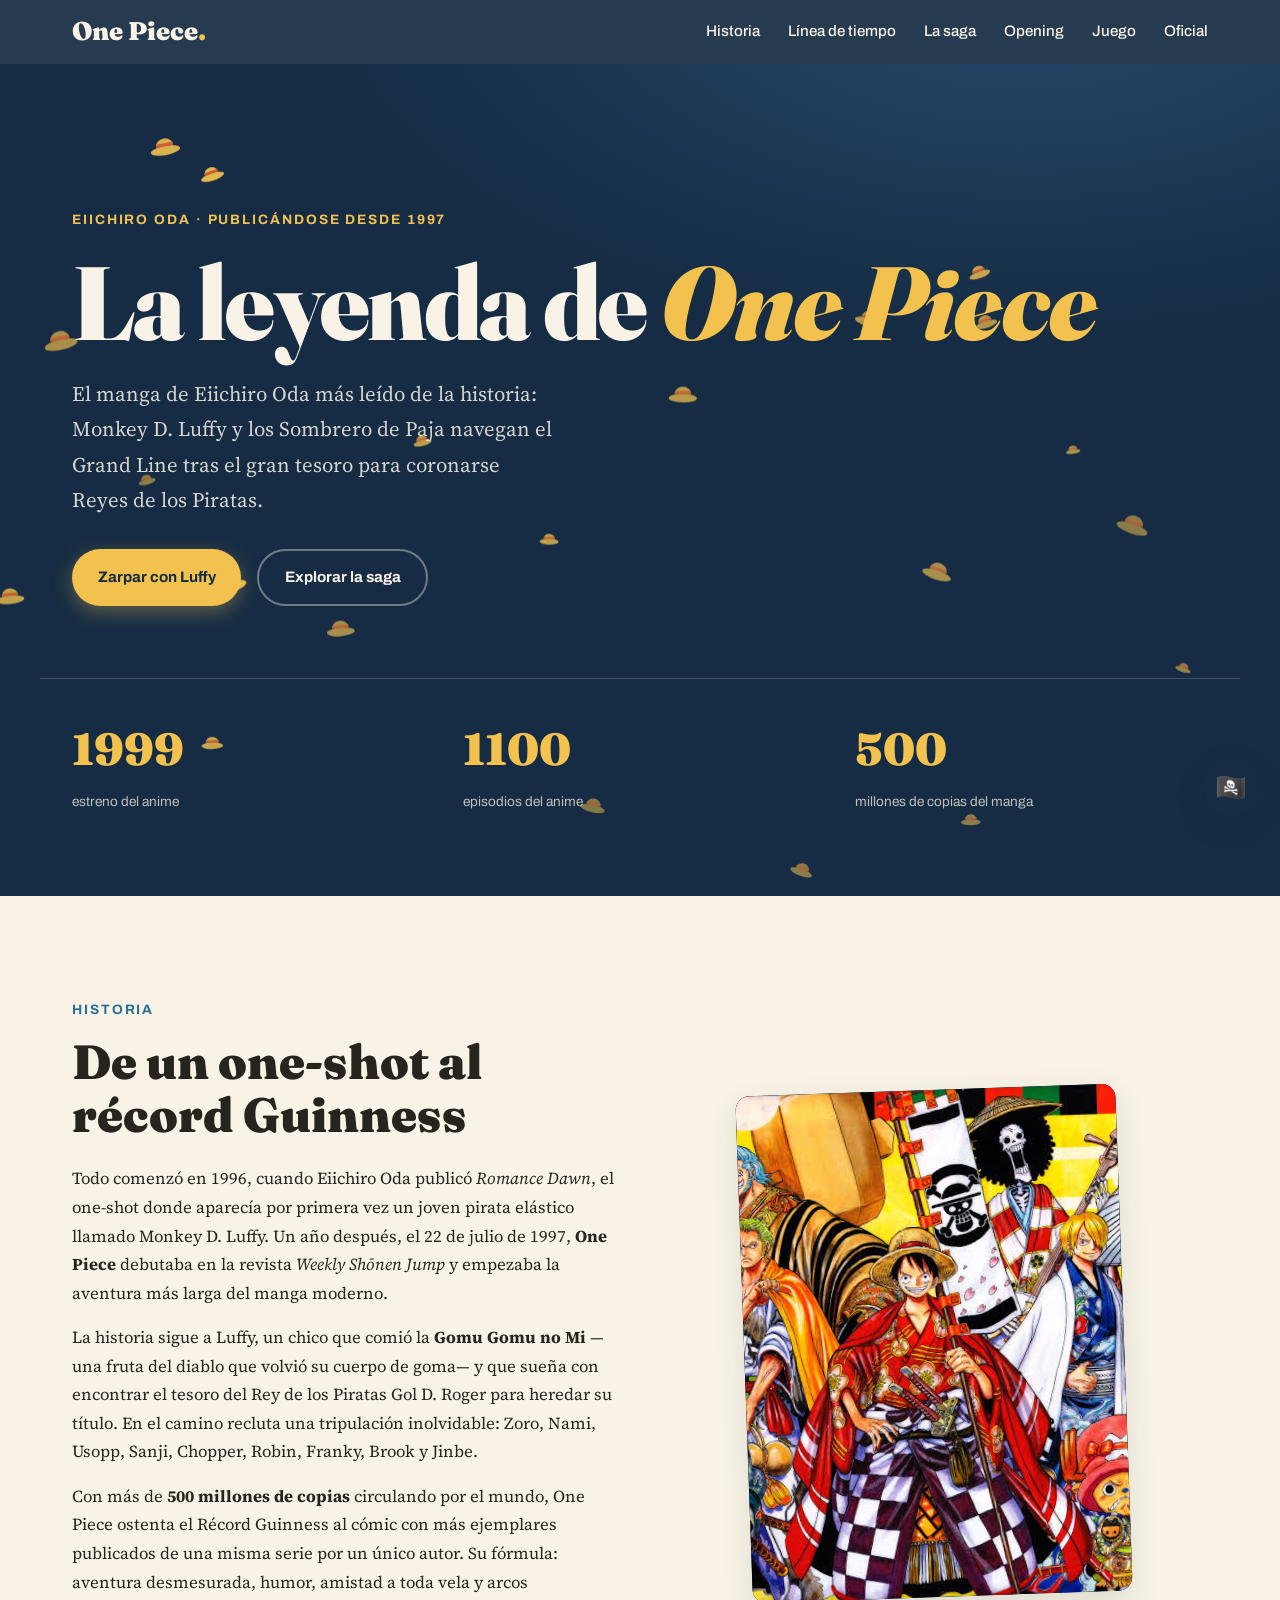
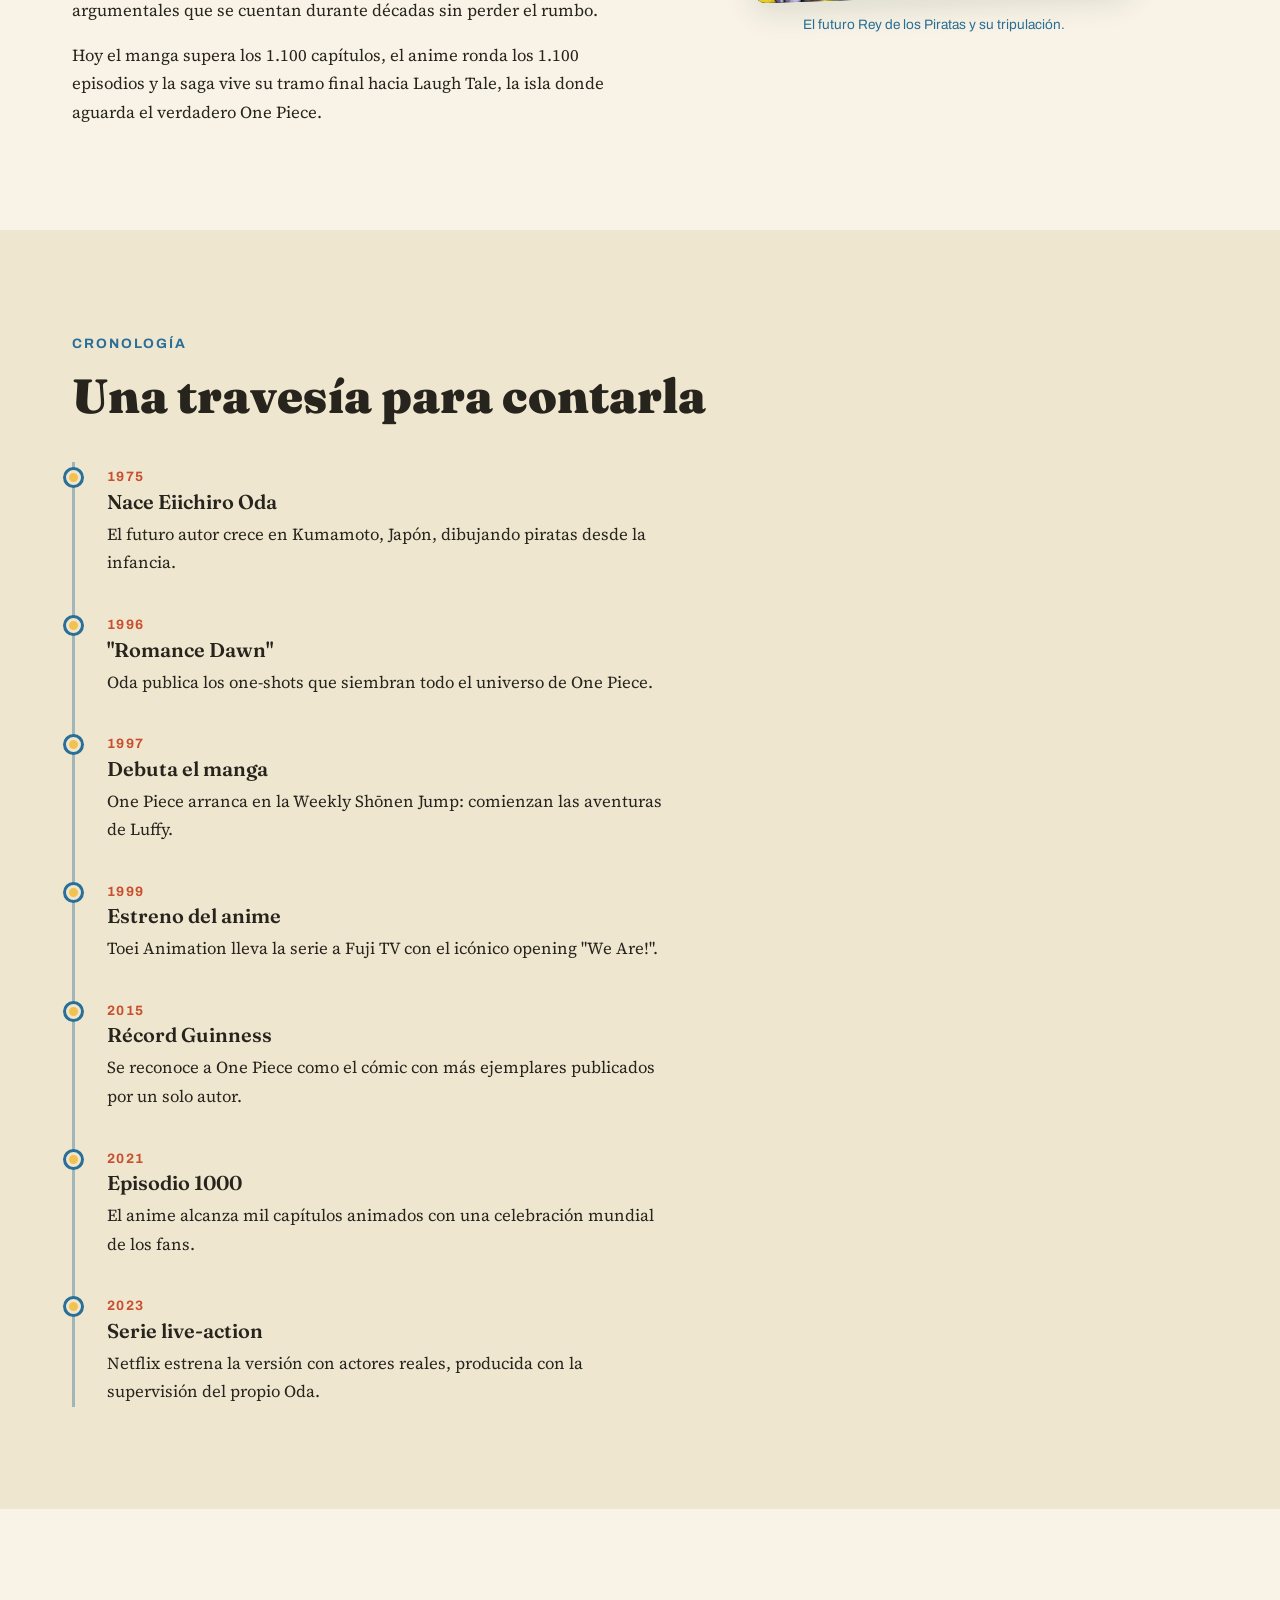
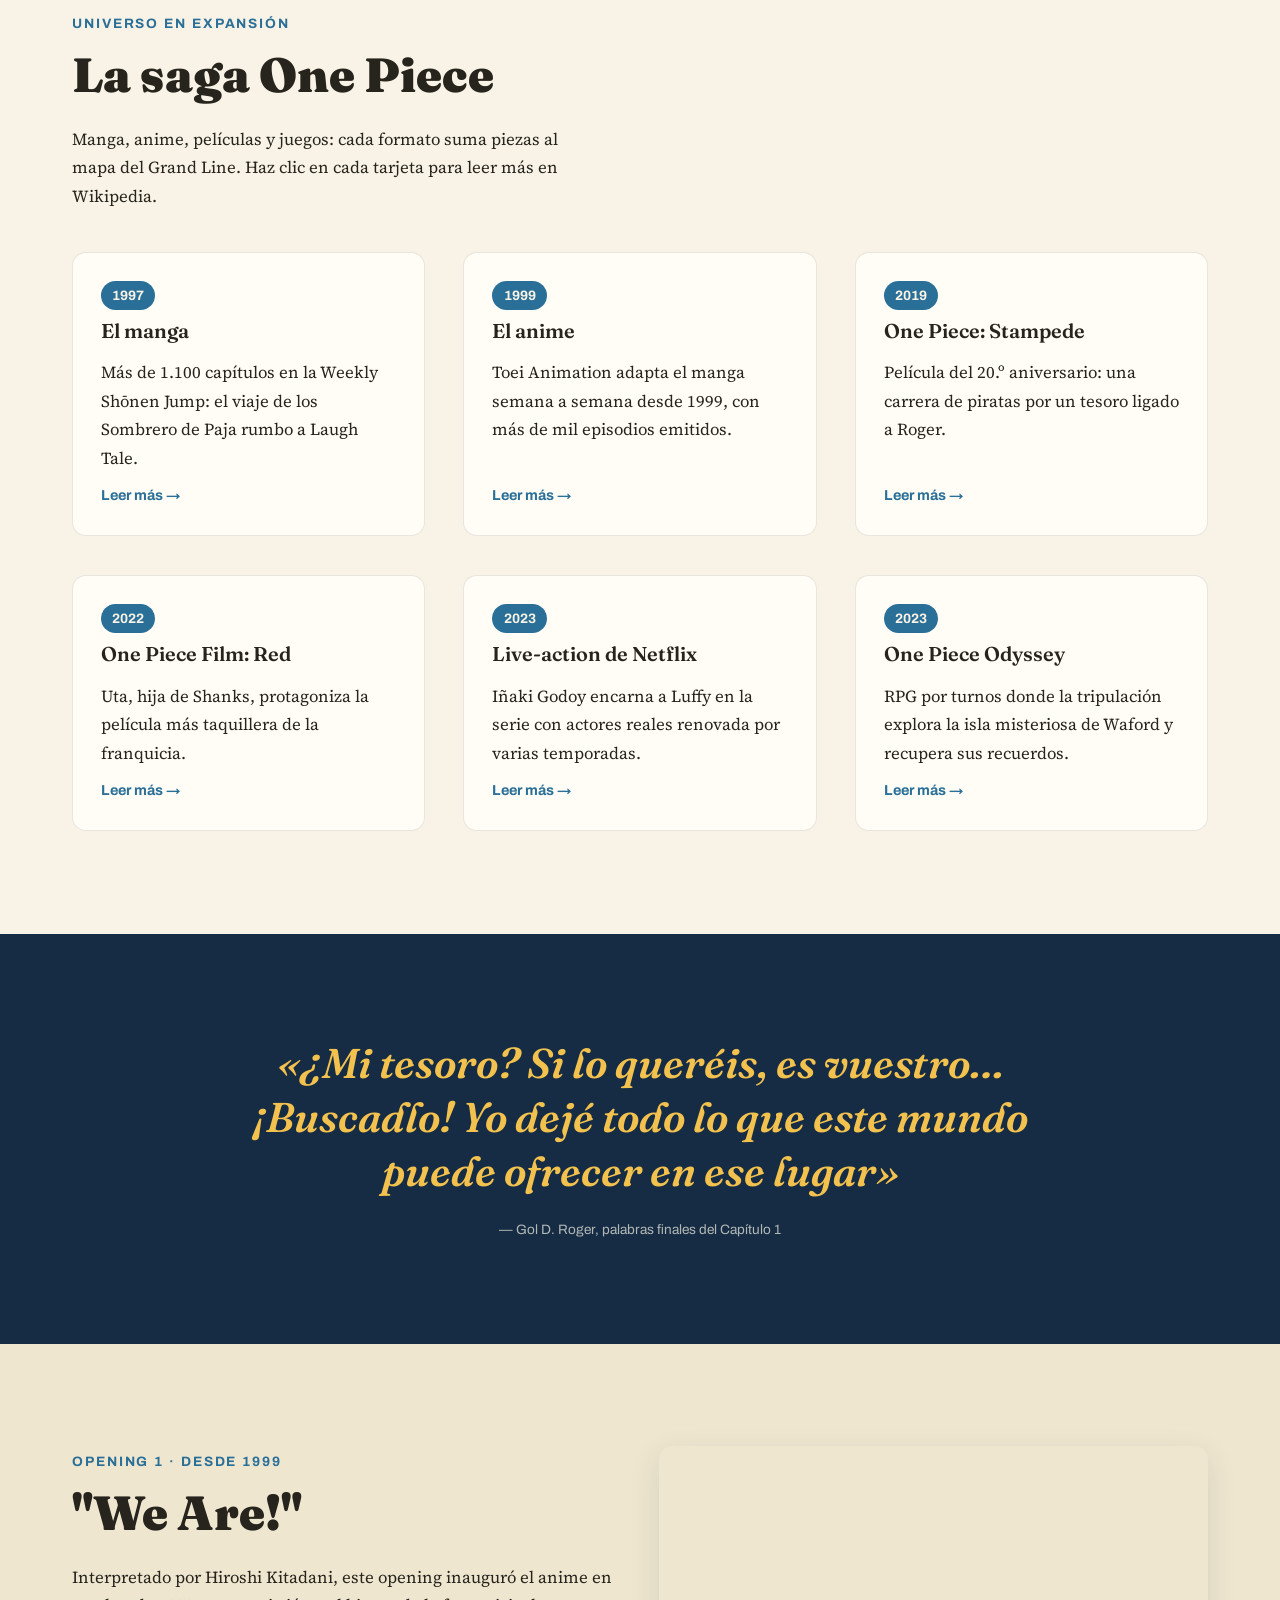
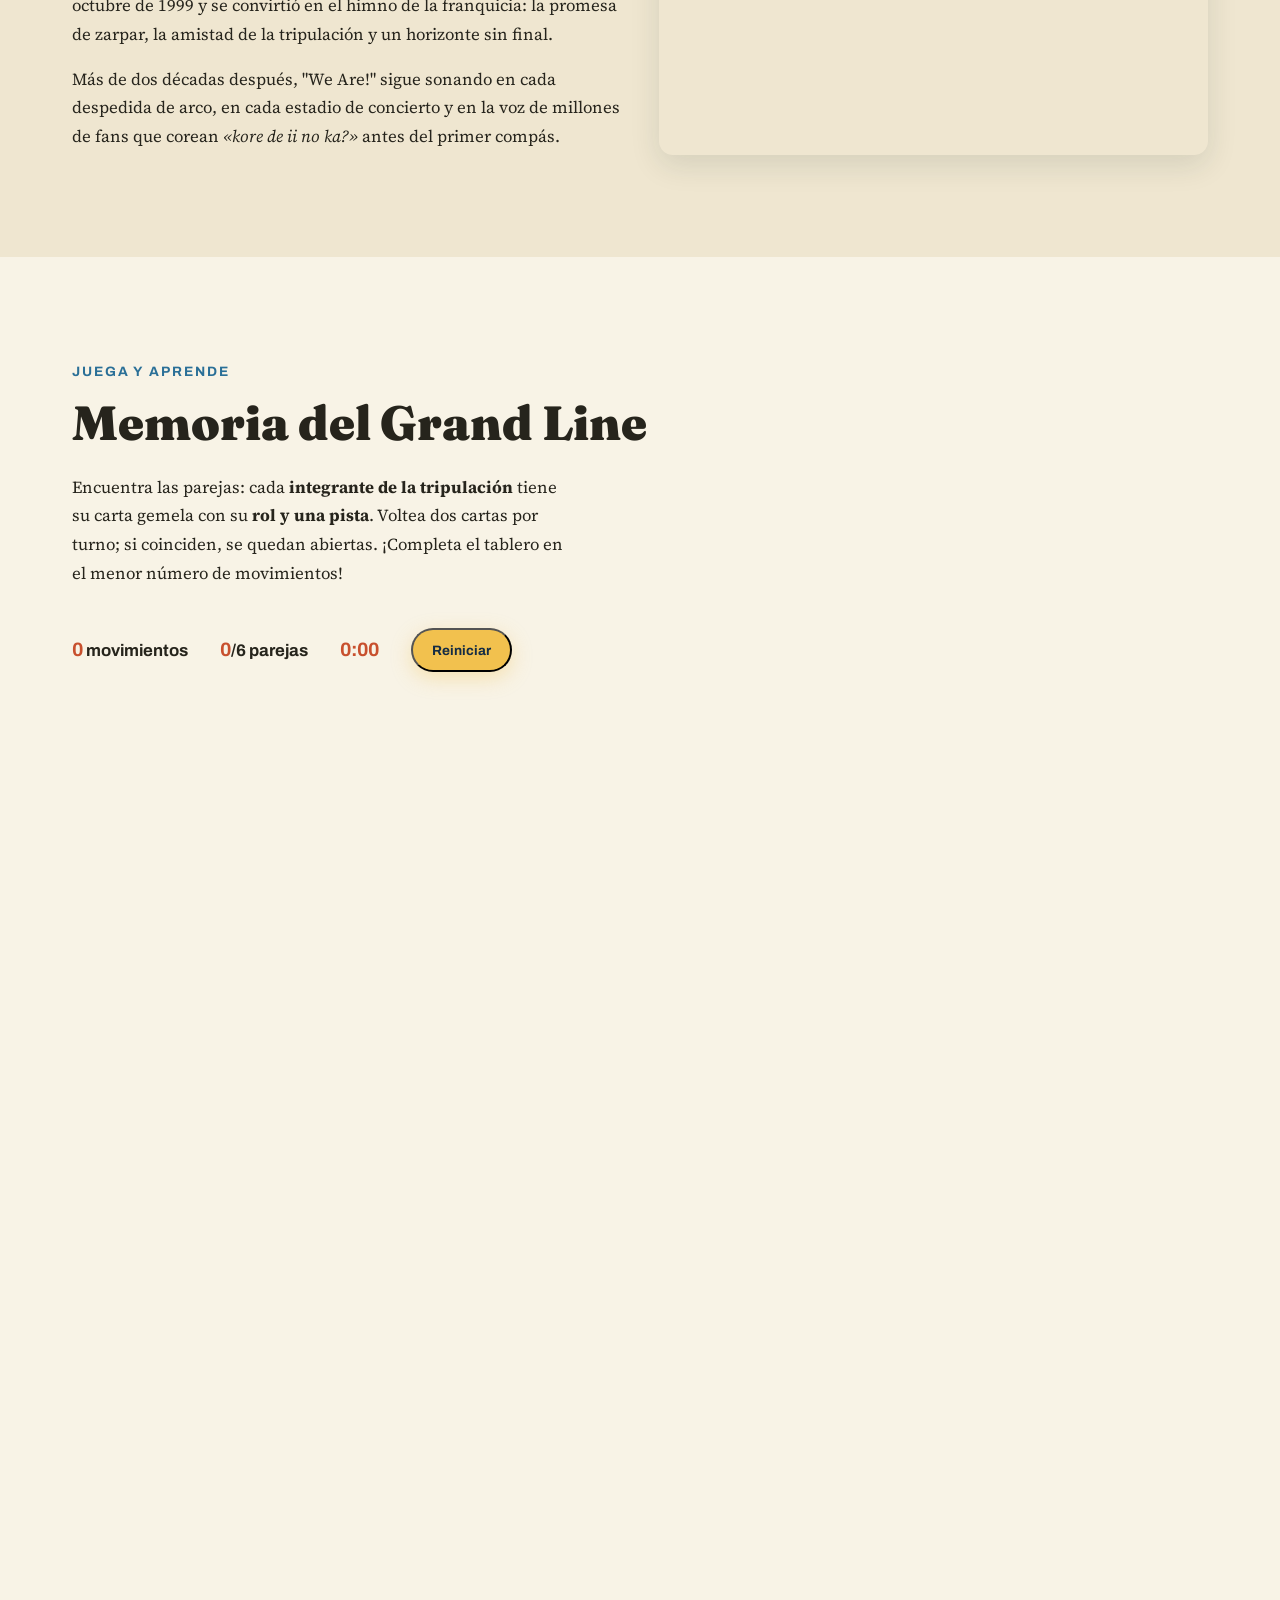
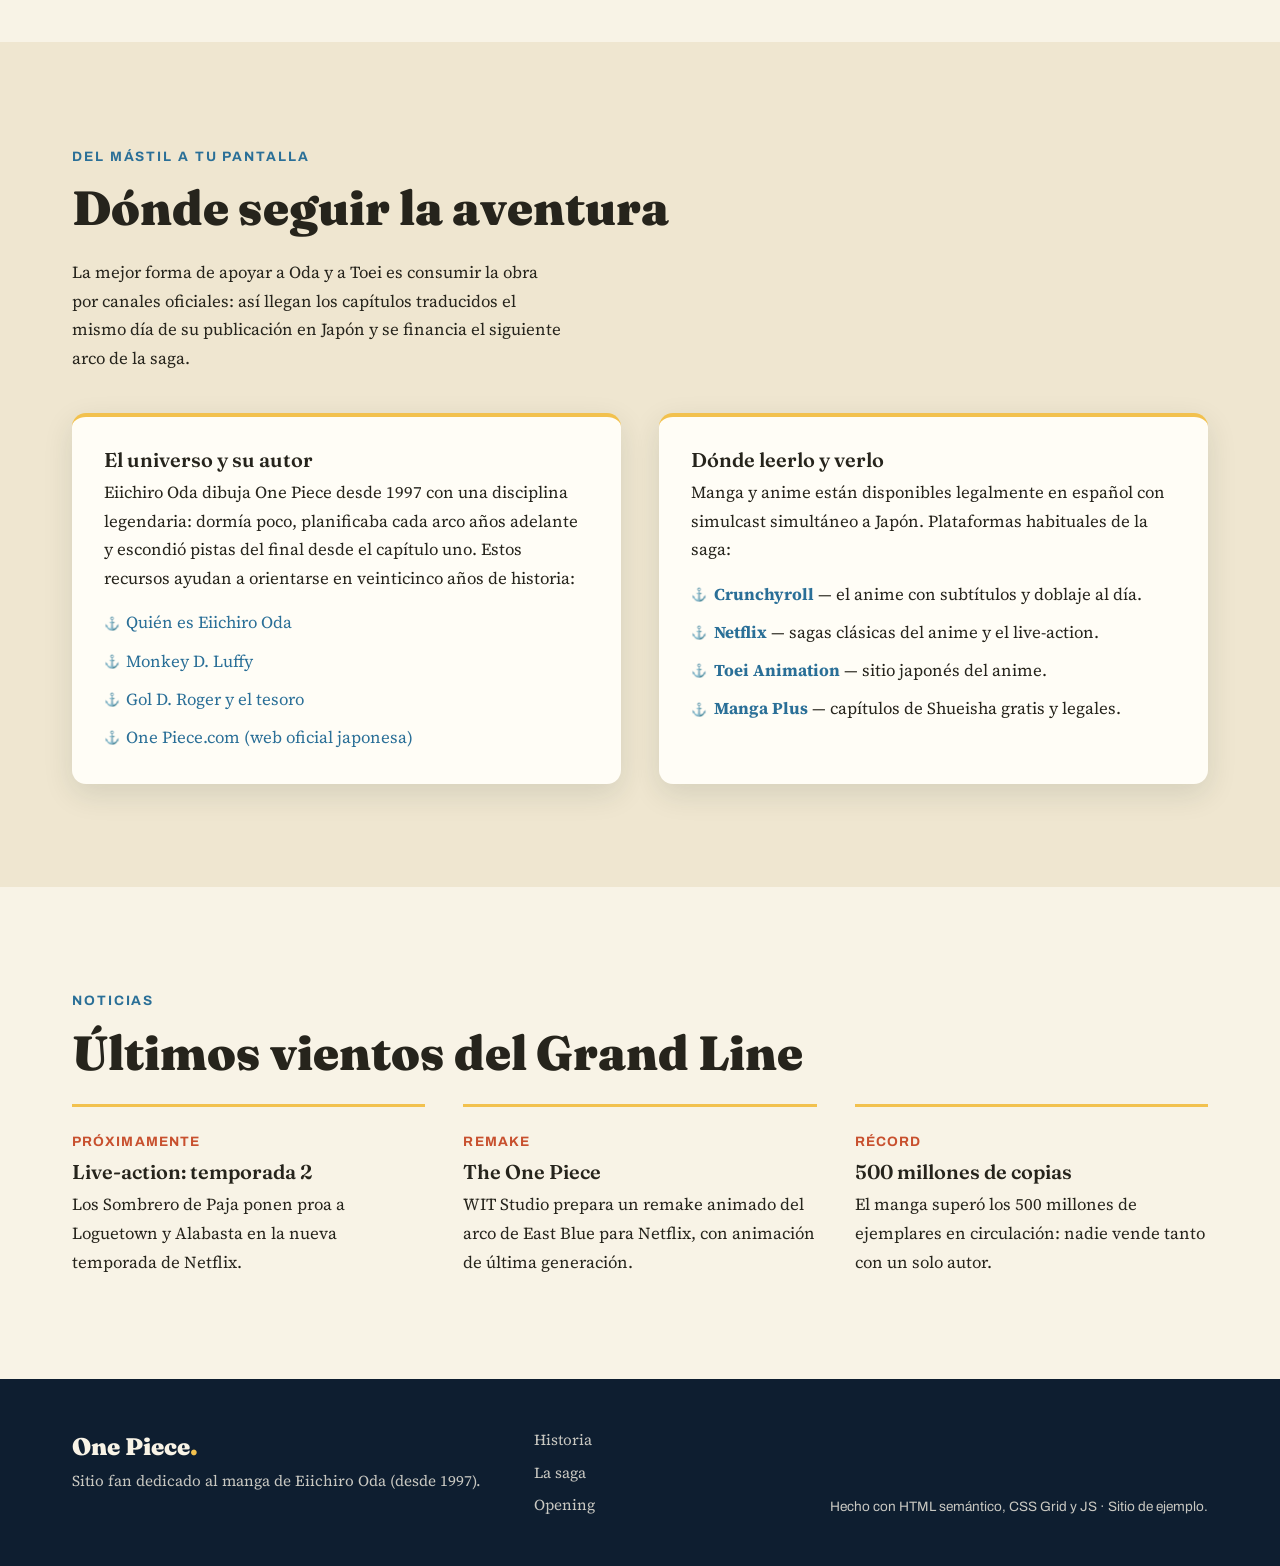
<file: index.html>
<!DOCTYPE html>
<html lang="es">
<head>
  <meta charset="UTF-8">
  <meta name="viewport" content="width=device-width, initial-scale=1.0">
  <meta name="description" content="La leyenda de One Piece: historia, línea de tiempo, la saga, el opening We Are!, juego de memoria y fuentes oficiales del manga de Eiichiro Oda.">
  <title>La leyenda de One Piece · El gran tesoro</title>

  <!-- Tipografías -->
  <link rel="preconnect" href="https://fonts.googleapis.com">
  <link rel="preconnect" href="https://fonts.gstatic.com" crossorigin>
  <link href="https://fonts.googleapis.com/css2?family=Fraunces:opsz,wght@9..144,400;9..144,600;9..144,900&family=Source+Serif+4:ital,opsz,wght@0,8..60,400;0,8..60,600;1,8..60,400&family=Archivo:wght@500;700&display=swap" rel="stylesheet">

  <link href="css/responsive.css" rel="stylesheet" type="text/css">
</head>

<body>

<!-- ============ NAVEGACIÓN ============ -->
<header class="site-header" id="inicio">
  <nav class="nav container" aria-label="Navegación principal">
    <a class="nav-brand" href="#inicio">One Piece<span class="nav-dot">.</span></a>

    <button class="nav-toggle" id="navToggle" aria-label="Abrir menú" aria-expanded="false">
      <span></span><span></span><span></span>
    </button>

    <ul class="nav-links" id="navLinks">
      <li><a href="#biografia">Historia</a></li>
      <li><a href="#linea-tiempo">Línea de tiempo</a></li>
      <li><a href="#obras">La saga</a></li>
      <li><a href="#video">Opening</a></li>
      <li><a href="#juego">Juego</a></li>
      <li><a href="#oficial">Oficial</a></li>
    </ul>
  </nav>
</header>

<!-- ============ HERO con sombreros de paja flotando ============ -->
<section class="hero">
  <canvas id="butterflies" aria-hidden="true"></canvas>

  <div class="hero-content container">
    <p class="eyebrow reveal">Eiichiro Oda · Publicándose desde 1997</p>
    <h1 class="hero-title reveal">La leyenda de <em>One Piece</em></h1>
    <p class="hero-sub reveal">
      El manga de Eiichiro Oda más leído de la historia: Monkey D. Luffy y los Sombrero
      de Paja navegan el Grand Line tras el gran tesoro para coronarse Reyes de los Piratas.
    </p>
    <div class="hero-actions reveal">
      <a class="btn btn-primary" href="#biografia">Zarpar con Luffy</a>
      <a class="btn btn-ghost" href="#obras"> Explorar la saga</a>
    </div>
  </div>

  <div class="hero-stats container">
    <div class="stat reveal"><span class="stat-num" data-count="1999">0</span><span class="stat-label">estreno del anime</span></div>
    <div class="stat reveal"><span class="stat-num" data-count="1100">0</span><span class="stat-label">episodios del anime</span></div>
    <div class="stat reveal"><span class="stat-num" data-count="500">0</span><span class="stat-label">millones de copias del manga</span></div>
  </div>
</section>

<main>

  <!-- ============ HISTORIA ============ -->
  <section class="section" id="biografia">
    <div class="container grid grid-2">

      <article class="bio-text reveal">
        <p class="eyebrow">Historia</p>
        <h2>De un one-shot al récord Guinness</h2>
        <p>
          Todo comenzó en 1996, cuando Eiichiro Oda publicó <em>Romance Dawn</em>, el one-shot
          donde aparecía por primera vez un joven pirata elástico llamado Monkey D. Luffy.
          Un año después, el 22 de julio de 1997, <strong>One Piece</strong> debutaba en la revista
          <em>Weekly Shōnen Jump</em> y empezaba la aventura más larga del manga moderno.
        </p>
        <p>
          La historia sigue a Luffy, un chico que comió la <strong>Gomu Gomu no Mi</strong> —una
          fruta del diablo que volvió su cuerpo de goma— y que sueña con encontrar el tesoro
          del Rey de los Piratas Gol D. Roger para heredar su título. En el camino recluta una
          tripulación inolvidable: Zoro, Nami, Usopp, Sanji, Chopper, Robin, Franky, Brook y Jinbe.
        </p>
        <p>
          Con más de <strong>500 millones de copias</strong> circulando por el mundo, One Piece
          ostenta el Récord Guinness al cómic con más ejemplares publicados de una misma serie
          por un único autor. Su fórmula: aventura desmesurada, humor, amistad a toda vela y
          arcos argumentales que se cuentan durante décadas sin perder el rumbo.
        </p>
        <p>
          Hoy el manga supera los 1.100 capítulos, el anime ronda los 1.100 episodios y la saga
          vive su tramo final hacia Laugh Tale, la isla donde aguarda el verdadero One Piece.
        </p>
      </article>

      <figure class="bio-figure reveal">
        <div class="bio-frame">
          <img src="img/one.jfif" alt="Ilustración de Monkey D. Luffy" width="600" height="800"
               loading="lazy" decoding="async"
               onerror="this.closest('.bio-frame').classList.add('no-photo'); this.remove();">
          <div class="bio-fallback" aria-hidden="true">
            <span class="bio-initials">OP</span>
          </div>
        </div>
        <figcaption>El futuro Rey de los Piratas y su tripulación.</figcaption>
      </figure>

    </div>
  </section>

  <!-- ============ LÍNEA DE TIEMPO ============ -->
  <section class="section section-alt" id="linea-tiempo">
    <div class="container">
      <p class="eyebrow reveal">Cronología</p>
      <h2 class="reveal">Una travesía para contarla</h2>

      <ol class="timeline">
        <li class="timeline-item reveal">
          <span class="timeline-year">1975</span>
          <h3>Nace Eiichiro Oda</h3>
          <p>El futuro autor crece en Kumamoto, Japón, dibujando piratas desde la infancia.</p>
        </li>
        <li class="timeline-item reveal">
          <span class="timeline-year">1996</span>
          <h3>"Romance Dawn"</h3>
          <p>Oda publica los one-shots que siembran todo el universo de One Piece.</p>
        </li>
        <li class="timeline-item reveal">
          <span class="timeline-year">1997</span>
          <h3>Debuta el manga</h3>
          <p>One Piece arranca en la Weekly Shōnen Jump: comienzan las aventuras de Luffy.</p>
        </li>
        <li class="timeline-item reveal">
          <span class="timeline-year">1999</span>
          <h3>Estreno del anime</h3>
          <p>Toei Animation lleva la serie a Fuji TV con el icónico opening "We Are!".</p>
        </li>
        <li class="timeline-item reveal">
          <span class="timeline-year">2015</span>
          <h3>Récord Guinness</h3>
          <p>Se reconoce a One Piece como el cómic con más ejemplares publicados por un solo autor.</p>
        </li>
        <li class="timeline-item reveal">
          <span class="timeline-year">2021</span>
          <h3>Episodio 1000</h3>
          <p>El anime alcanza mil capítulos animados con una celebración mundial de los fans.</p>
        </li>
        <li class="timeline-item reveal">
          <span class="timeline-year">2023</span>
          <h3>Serie live-action</h3>
          <p>Netflix estrena la versión con actores reales, producida con la supervisión del propio Oda.</p>
        </li>
      </ol>
    </div>
  </section>

  <!-- ============ LA SAGA ============ -->
  <section class="section" id="obras">
    <div class="container">
      <p class="eyebrow reveal">Universo en expansión</p>
      <h2 class="reveal">La saga One Piece</h2>
      <p class="section-intro reveal">Manga, anime, películas y juegos: cada formato suma piezas al mapa del Grand Line. Haz clic en cada tarjeta para leer más en Wikipedia.</p>

      <div class="grid cards-grid">

        <article class="card reveal">
          <span class="card-year">1997</span>
          <h3>El manga</h3>
          <p>Más de 1.100 capítulos en la Weekly Shōnen Jump: el viaje de los Sombrero de Paja rumbo a Laugh Tale.</p>
          <a class="card-link" href="https://es.wikipedia.org/wiki/One_Piece" target="_blank" rel="noopener">Leer más →</a>
        </article>

        <article class="card reveal">
          <span class="card-year">1999</span>
          <h3>El anime</h3>
          <p>Toei Animation adapta el manga semana a semana desde 1999, con más de mil episodios emitidos.</p>
          <a class="card-link" href="https://es.wikipedia.org/wiki/One_Piece_(anime)" target="_blank" rel="noopener">Leer más →</a>
        </article>

        <article class="card reveal">
          <span class="card-year">2019</span>
          <h3>One Piece: Stampede</h3>
          <p>Película del 20.º aniversario: una carrera de piratas por un tesoro ligado a Roger.</p>
          <a class="card-link" href="https://es.wikipedia.org/wiki/One_Piece_Stampede" target="_blank" rel="noopener">Leer más →</a>
        </article>

        <article class="card reveal">
          <span class="card-year">2022</span>
          <h3>One Piece Film: Red</h3>
          <p>Uta, hija de Shanks, protagoniza la película más taquillera de la franquicia.</p>
          <a class="card-link" href="https://es.wikipedia.org/wiki/One_Piece_Film:_Red" target="_blank" rel="noopener">Leer más →</a>
        </article>

        <article class="card reveal">
          <span class="card-year">2023</span>
          <h3>Live-action de Netflix</h3>
          <p>Iñaki Godoy encarna a Luffy en la serie con actores reales renovada por varias temporadas.</p>
          <a class="card-link" href="https://es.wikipedia.org/wiki/One_Piece_(serie_de_televisi%C3%B3n)" target="_blank" rel="noopener">Leer más →</a>
        </article>

        <article class="card reveal">
          <span class="card-year">2023</span>
          <h3>One Piece Odyssey</h3>
          <p>RPG por turnos donde la tripulación explora la isla misteriosa de Waford y recupera sus recuerdos.</p>
          <a class="card-link" href="https://es.wikipedia.org/wiki/One_Piece_Odyssey" target="_blank" rel="noopener">Leer más →</a>
        </article>

      </div>
    </div>
  </section>

  <!-- ============ CITA ============ -->
  <section class="section quote-band">
    <div class="container">
      <blockquote class="big-quote reveal">
        <p>«¿Mi tesoro? Si lo queréis, es vuestro… ¡Buscadlo! Yo dejé todo lo que este mundo puede ofrecer en ese lugar»</p>
        <cite>— Gol D. Roger, palabras finales del Capítulo 1</cite>
      </blockquote>
    </div>
  </section>

  <!-- ============ VIDEO ============ -->
  <section class="section section-alt" id="video">
    <div class="container grid grid-2">
      <div class="video-text reveal">
        <p class="eyebrow">Opening 1 · Desde 1999</p>
        <h2>"We Are!"</h2>
        <p>
          Interpretado por Hiroshi Kitadani, este opening inauguró el anime en octubre de 1999
          y se convirtió en el himno de la franquicia: la promesa de zarpar, la amistad de la
          tripulación y un horizonte sin final.
        </p>
        <p>
          Más de dos décadas después, "We Are!" sigue sonando en cada despedida de arco,
          en cada estadio de concierto y en la voz de millones de fans que corean
          <em>«kore de ii no ka?»</em> antes del primer compás.
        </p>
      </div>

      <div class="video-wrap reveal">
        <iframe
          src="https://www.youtube.com/embed/YoeP9w5UIlg"
          title="We Are! — Opening 1 de One Piece (Hiroshi Kitadani)"
          loading="lazy"
          allow="accelerometer; autoplay; clipboard-write; encrypted-media; gyroscope; picture-in-picture"
          allowfullscreen></iframe>
      </div>
    </div>
  </section>

  <!-- ============ JUEGO: MEMORIA DEL GRAND LINE ============ -->
  <section class="section" id="juego">
    <div class="container">
      <p class="eyebrow reveal">Juega y aprende</p>
      <h2 class="reveal">Memoria del Grand Line</h2>
      <p class="section-intro reveal">
        Encuentra las parejas: cada <strong>integrante de la tripulación</strong> tiene su carta gemela
        con su <strong>rol y una pista</strong>. Voltea dos cartas por turno; si coinciden, se quedan
        abiertas. ¡Completa el tablero en el menor número de movimientos!
      </p>

      <div class="game-hud reveal">
        <div class="hud-item"><span id="gameMoves">0</span> movimientos</div>
        <div class="hud-item"><span id="gamePairs">0</span>/6 parejas</div>
        <div class="hud-item"><span id="gameTime">0:00</span></div>
        <button class="btn btn-primary btn-small" id="gameRestart">Reiniciar</button>
      </div>

      <div class="game-board reveal" id="gameBoard" aria-label="Tablero del juego de memoria"></div>

      <!-- Pantalla de victoria -->
      <div class="game-win" id="gameWin" hidden>
        <div class="game-win-card">
          <div class="win-butterflies" aria-hidden="true">
            <span>⚓</span><span>🍖</span><span>🏴‍☠️</span><span>🧭</span><span>⚓</span>
          </div>
          <h3>¡Toda la tripulación a bordo!</h3>
          <p id="gameWinText">Completaste el tablero.</p>
          <button class="btn btn-primary" id="gamePlayAgain">Jugar de nuevo</button>
        </div>
      </div>
    </div>
  </section>

  <!-- ============ FUENTES OFICIALES ============ -->
  <section class="section section-alt" id="oficial">
    <div class="container">
      <p class="eyebrow reveal">Del mástil a tu pantalla</p>
      <h2 class="reveal">Dónde seguir la aventura</h2>
      <p class="section-intro reveal">
        La mejor forma de apoyar a Oda y a Toei es consumir la obra por canales oficiales:
        así llegan los capítulos traducidos el mismo día de su publicación en Japón y se financia
        el siguiente arco de la saga.
      </p>

      <div class="grid grid-2 centro-grid">
        <article class="centro-card reveal">
          <h3>El universo y su autor</h3>
          <p>
            Eiichiro Oda dibuja One Piece desde 1997 con una disciplina legendaria: dormía poco,
            planificaba cada arco años adelante y escondió pistas del final desde el capítulo uno.
            Estos recursos ayudan a orientarse en veinticinco años de historia:
          </p>
          <ul class="centro-links">
            <li><a href="https://es.wikipedia.org/wiki/Eiichir%C5%8D_Oda" target="_blank" rel="noopener">Quién es Eiichiro Oda</a></li>
            <li><a href="https://es.wikipedia.org/wiki/Monkey_D._Luffy" target="_blank" rel="noopener">Monkey D. Luffy</a></li>
            <li><a href="https://es.wikipedia.org/wiki/Gol_D._Roger" target="_blank" rel="noopener">Gol D. Roger y el tesoro</a></li>
            <li><a href="https://one-piece.com/" target="_blank" rel="noopener">One Piece.com (web oficial japonesa)</a></li>
          </ul>
        </article>

        <article class="centro-card reveal">
          <h3>Dónde leerlo y verlo</h3>
          <p>
            Manga y anime están disponibles legalmente en español con simulcast simultáneo
            a Japón. Plataformas habituales de la saga:
          </p>
          <ul class="centro-links">
            <li><a href="https://www.crunchyroll.com/es/series/GRMG8ZQZR/one-piece" target="_blank" rel="noopener"><strong>Crunchyroll</strong></a> — el anime con subtítulos y doblaje al día.</li>
            <li><a href="https://www.netflix.com/title/80117869" target="_blank" rel="noopener"><strong>Netflix</strong></a> — sagas clásicas del anime y el live-action.</li>
            <li><a href="https://www.toei-anim.co.jp/tv/onepiece/" target="_blank" rel="noopener"><strong>Toei Animation</strong></a> — sitio japonés del anime.</li>
            <li><a href="https://mangaplus.shueisha.co.jp/" target="_blank" rel="noopener"><strong>Manga Plus</strong></a> — capítulos de Shueisha gratis y legales.</li>
          </ul>
        </article>
      </div>
    </div>
  </section>

  <!-- ============ NOTICIAS ============ -->
  <section class="section" id="noticias">
    <div class="container">
      <p class="eyebrow reveal">Noticias</p>
      <h2 class="reveal">Últimos vientos del Grand Line</h2>

      <div class="grid news-grid">
        <article class="news-item reveal">
          <time datetime="2026">Próximamente</time>
          <h3>Live-action: temporada 2</h3>
          <p>Los Sombrero de Paja ponen proa a Loguetown y Alabasta en la nueva temporada de Netflix.</p>
        </article>
        <article class="news-item reveal">
          <time datetime="2024">Remake</time>
          <h3>The One Piece</h3>
          <p>WIT Studio prepara un remake animado del arco de East Blue para Netflix, con animación de última generación.</p>
        </article>
        <article class="news-item reveal">
          <time datetime="2022-08">Récord</time>
          <h3>500 millones de copias</h3>
          <p>El manga superó los 500 millones de ejemplares en circulación: nadie vende tanto con un solo autor.</p>
        </article>
      </div>
    </div>
  </section>

</main>

<!-- ============ FOOTER ============ -->
<footer class="site-footer">
  <div class="container footer-grid">
    <div>
      <p class="footer-brand">One Piece<span class="nav-dot">.</span></p>
      <p>Sitio fan dedicado al manga de Eiichiro Oda (desde 1997).</p>
    </div>
    <nav aria-label="Enlaces del pie">
      <ul class="footer-links">
        <li><a href="#biografia">Historia</a></li>
        <li><a href="#obras">La saga</a></li>
        <li><a href="#video">Opening</a></li>
      </ul>
    </nav>
    <p class="footer-credit">Hecho con HTML semántico, CSS Grid y JS · Sitio de ejemplo.</p>
  </div>
</footer>

<a href="#biografia" class="to-top" id="toTop" aria-label="Volver arriba">↑</a>

<!-- ============ CHATBOT "PREGÚNTALE AL BOT" ============ -->
<button class="chat-fab" id="chatFab" aria-label="Abrir chat sobre One Piece" aria-expanded="false">
  <span class="chat-fab-icon">🏴‍☠️</span>
</button>

<div class="chat-window" id="chatWindow" hidden>
  <div class="chat-header">
    <div>
      <p class="chat-title">Log Pose</p>
      <p class="chat-sub">Bot del Grand Line: personajes, saga y secretos</p>
    </div>
    <button class="chat-close" id="chatClose" aria-label="Cerrar chat">×</button>
  </div>

  <div class="chat-messages" id="chatMessages" aria-live="polite"></div>

  <div class="chat-chips" id="chatChips"></div>

  <form class="chat-input-row" id="chatForm" autocomplete="off">
    <input type="text" id="chatInput" placeholder="Escribe tu pregunta…" aria-label="Escribe tu pregunta">
    <button type="submit" class="chat-send" aria-label="Enviar">➤</button>
  </form>
</div>

<script src="js/main.js"></script>
<script src="js/chatbot.js"></script>
<script src="js/game.js"></script>
</body>
</html>
</file>
<file: css/responsive.css>
/* ============================================================
   LA LEYENDA DE ONE PIECE — CSS moderno
   Paleta inspirada en el Grand Line: noche de océano,
   pergamino de mapa antiguo y el oro del sombrero de Luffy.
   ============================================================ */

/* ---------- 1. Variables de diseño (custom properties) ---------- */
:root {
  /* Color */
  --noche:     #152c44;   /* azul-noche sobre el mar (hero, footer) */
  --noche-2:   #0e1e30;
  --papel:     #f8f3e6;   /* pergamino de mapa antiguo (fondo general) */
  --papel-2:   #efe6d0;   /* pergamino más oscuro (secciones alternas) */
  --tinta:     #26241c;   /* texto principal */
  --oro:  #f2c14e;   /* oro de sombrero de paja (acento principal) */
  --caribe:    #2a6f97;   /* azul Grand Line (enlaces, detalles) */
  --guacamaya: #c8502e;   /* rojo cinta / coral (hover, énfasis puntual) */

  /* Tipografía */
  --f-display: "Fraunces", Georgia, serif;
  --f-body:    "Source Serif 4", Georgia, serif;
  --f-ui:      "Archivo", "Helvetica Neue", sans-serif;

  /* Escala tipográfica fluida */
  --fs-hero:  clamp(3rem, 9vw, 6.5rem);
  --fs-h2:    clamp(1.9rem, 4vw, 3rem);
  --fs-h3:    1.25rem;
  --fs-body:  1.05rem;
  --fs-small: 0.85rem;

  /* Layout */
  --container: 1200px;
  --radius: 14px;
  --gap: clamp(1.25rem, 3vw, 2.5rem);
  --shadow: 0 10px 30px rgba(22, 48, 43, 0.12);
  --transition: 0.35s cubic-bezier(0.22, 1, 0.36, 1);
}

/* ---------- 2. Reset ligero ---------- */
*, *::before, *::after { box-sizing: border-box; margin: 0; padding: 0; }

html { scroll-behavior: smooth; }

body {
  font-family: var(--f-body);
  font-size: var(--fs-body);
  line-height: 1.7;
  color: var(--tinta);
  background: var(--papel);
  -webkit-font-smoothing: antialiased;
}

img { max-width: 100%; height: auto; display: block; }

h1, h2, h3 { font-family: var(--f-display); line-height: 1.1; }

h2 { font-size: var(--fs-h2); font-weight: 900; margin-bottom: 0.5em; }
h3 { font-size: var(--fs-h3); font-weight: 600; margin-bottom: 0.4em; }

a { color: var(--caribe); text-decoration: none; transition: color var(--transition); }

:focus-visible {
  outline: 3px solid var(--oro);
  outline-offset: 3px;
  border-radius: 4px;
}

/* ---------- 3. Utilidades de layout: container y grids ---------- */
.container {
  max-width: var(--container);
  margin-inline: auto;
  padding-inline: clamp(1rem, 4vw, 2rem);
}

/* Mobile first: una columna por defecto, se expanden en las
   media queries con min-width (tablet 768 / desktop 1024) */
.grid { display: grid; gap: var(--gap); }

.grid-2 { grid-template-columns: 1fr; align-items: center; }

.cards-grid { grid-template-columns: 1fr; }

.news-grid { grid-template-columns: 1fr; }

/* Etiqueta pequeña sobre los títulos */
.eyebrow {
  font-family: var(--f-ui);
  font-size: var(--fs-small);
  font-weight: 700;
  letter-spacing: 0.14em;
  text-transform: uppercase;
  color: var(--caribe);
  margin-bottom: 0.9rem;
}

.section { padding-block: clamp(3.5rem, 8vw, 6.5rem); }
.section-alt { background: var(--papel-2); }
.section-intro { max-width: 55ch; margin-bottom: 2.5rem; }

/* ---------- 4. Navegación ---------- */
.site-header {
  position: sticky;
  top: 0;
  z-index: 50;
  background: color-mix(in srgb, var(--noche) 92%, transparent);
  backdrop-filter: blur(8px);
}

.nav {
  position: relative;
  display: flex;
  align-items: center;
  justify-content: space-between;
  min-height: 64px;
}

.nav-brand {
  font-family: var(--f-display);
  font-weight: 900;
  font-size: 1.6rem;
  color: var(--papel);
}
.nav-dot { color: var(--oro); }

/* Menú colapsable por defecto (mobile first) */
.nav-links {
  position: absolute;
  top: 100%;
  left: 0;
  right: 0;
  z-index: 10;
  display: flex;
  flex-direction: column;
  gap: 0;
  list-style: none;
  background: var(--noche-2);
  max-height: 0;
  overflow: hidden;
  transition: max-height 0.4s ease;
}
.nav-links.open { max-height: 480px; }
.nav-links li {
  border-top: 1px solid color-mix(in srgb, var(--papel) 10%, transparent);
}

.nav-links a {
  display: block;
  font-family: var(--f-ui);
  font-size: 0.95rem;
  font-weight: 500;
  color: var(--papel);
  position: relative;
  padding: 1rem clamp(1rem, 4vw, 2rem);   /* objetivo táctil ≥ 44px */
}

/* Subrayado animado: solo en tablet y desktop */
.nav-links a::after {
  content: "";
  position: absolute;
  left: 0; bottom: 0.55rem;
  width: 100%; height: 2px;
  background: var(--oro);
  transform: scaleX(0);
  transform-origin: left;
  transition: transform var(--transition);
  display: none;
}

/* Botón hamburguesa: visible por defecto (mobile first),
   con objetivo táctil de 44x44px como marca la guía */
.nav-toggle {
  display: flex;
  flex-direction: column;
  justify-content: center;
  align-items: center;
  gap: 5px;
  width: 44px;
  height: 44px;
  background: none;
  border: 0;
  cursor: pointer;
  padding: 8px;
}
.nav-toggle span {
  width: 26px; height: 3px;
  background: var(--papel);
  border-radius: 2px;
  transition: transform var(--transition), opacity var(--transition);
}
.nav-toggle.open span:nth-child(1) { transform: translateY(8px) rotate(45deg); }
.nav-toggle.open span:nth-child(2) { opacity: 0; }
.nav-toggle.open span:nth-child(3) { transform: translateY(-8px) rotate(-45deg); }

/* ---------- 5. Hero ---------- */
.hero {
  position: relative;
  overflow: hidden;
  background:
    radial-gradient(1200px 600px at 80% -10%, #27496d 0%, transparent 60%),
    var(--noche);
  color: var(--papel);
  padding-block: clamp(5rem, 12vw, 9rem) clamp(3rem, 7vw, 5rem);
}

#butterflies {
  position: absolute;
  inset: 0;
  width: 100%;
  height: 100%;
  pointer-events: none;
}

.hero-content { position: relative; z-index: 2; max-width: 820px; }

.hero .eyebrow { color: var(--oro); }

.hero-title {
  font-size: var(--fs-hero);
  font-weight: 900;
  letter-spacing: -0.02em;
  margin-bottom: 1rem;
}
.hero-title em {
  font-style: italic;
  color: var(--oro);
}

.hero-sub {
  font-size: clamp(1.05rem, 2vw, 1.3rem);
  max-width: 48ch;
  color: color-mix(in srgb, var(--papel) 85%, transparent);
  margin-bottom: 2rem;
}

.hero-actions { display: flex; flex-wrap: wrap; gap: 1rem; }

.btn {
  font-family: var(--f-ui);
  font-weight: 700;
  font-size: 0.95rem;
  padding: 0.85rem 1.6rem;
  min-height: 44px;                 /* objetivo táctil ≥ 44px */
  border-radius: 999px;
  display: inline-flex;
  align-items: center;
  justify-content: center;
  transition: transform var(--transition), background var(--transition), color var(--transition), box-shadow var(--transition);
}

.btn-primary {
  background: var(--oro);
  color: var(--noche);
  box-shadow: 0 6px 20px rgba(242, 193, 78, 0.35);
}

.btn-ghost {
  border: 2px solid color-mix(in srgb, var(--papel) 40%, transparent);
  color: var(--papel);
}

/* Estadísticas del hero */
.hero-stats {
  position: relative;
  z-index: 2;
  display: grid;
  grid-template-columns: 1fr;
  gap: 1.25rem;
  margin-top: clamp(3rem, 6vw, 4.5rem);
  padding-top: 2rem;
  border-top: 1px solid color-mix(in srgb, var(--papel) 20%, transparent);
}

.stat-num {
  display: block;
  font-family: var(--f-display);
  font-size: clamp(1.8rem, 4vw, 2.8rem);
  font-weight: 900;
  color: var(--oro);
}
.stat-label {
  font-family: var(--f-ui);
  font-size: var(--fs-small);
  color: color-mix(in srgb, var(--papel) 75%, transparent);
}

/* ---------- 6. Biografía ---------- */
.bio-figure { justify-self: center; width: min(380px, 100%); order: -1; } /* la foto primero en móvil */

.bio-frame {
  position: relative;
  border-radius: var(--radius);
  overflow: hidden;
  box-shadow: var(--shadow);
  transform: rotate(-2deg);
  transition: transform var(--transition);
  background: var(--noche);
  aspect-ratio: 3 / 4;
}
.bio-frame img {
  width: 100%; height: 100%;
  object-fit: cover;
  position: relative;
  z-index: 2;
}

/* Respaldo si no existe la foto luffy.jpg */
.bio-fallback {
  position: absolute;
  inset: 0;
  display: grid;
  place-items: center;
  background:
    radial-gradient(400px 300px at 70% 20%, #27496d, transparent 70%),
    var(--noche);
}
.bio-initials {
  font-family: var(--f-display);
  font-weight: 900;
  font-size: 4.5rem;
  color: var(--oro);
}

.bio-figure figcaption {
  font-family: var(--f-ui);
  font-size: var(--fs-small);
  color: var(--caribe);
  text-align: center;
  margin-top: 1rem;
}

.bio-text p + p { margin-top: 1rem; }

/* ---------- 7. Línea de tiempo ---------- */
.timeline {
  list-style: none;
  margin-top: 2.5rem;
  position: relative;
  display: grid;
  gap: 2rem;
  padding-left: 2rem;
  border-left: 3px solid color-mix(in srgb, var(--caribe) 40%, transparent);
}

.timeline-item { position: relative; max-width: 62ch; }

/* Punto amarillo sobre la línea */
.timeline-item::before {
  content: "";
  position: absolute;
  left: calc(-2rem - 9px);
  top: 0.5rem;
  width: 15px; height: 15px;
  border-radius: 50%;
  background: var(--oro);
  border: 3px solid var(--papel-2);
  box-shadow: 0 0 0 3px var(--caribe);
}

.timeline-year {
  font-family: var(--f-ui);
  font-weight: 700;
  font-size: var(--fs-small);
  letter-spacing: 0.1em;
  color: var(--guacamaya);
}

/* ---------- 8. Tarjetas de obras ---------- */
.card {
  background: #fffdf6;
  border: 1px solid color-mix(in srgb, var(--tinta) 10%, transparent);
  border-radius: var(--radius);
  padding: 1.75rem;
  display: flex;
  flex-direction: column;
  gap: 0.6rem;
  transition: transform var(--transition), box-shadow var(--transition), border-color var(--transition);
}


.card-year {
  font-family: var(--f-ui);
  font-weight: 700;
  font-size: var(--fs-small);
  color: var(--papel);
  background: var(--caribe);
  align-self: flex-start;
  padding: 0.2rem 0.7rem;
  border-radius: 999px;
}

.card-link {
  margin-top: auto;
  font-family: var(--f-ui);
  font-weight: 700;
  font-size: 0.9rem;
}

/* ---------- 9. Cita ---------- */
.quote-band {
  background: var(--noche);
  color: var(--papel);
}

.big-quote {
  max-width: 800px;
  margin-inline: auto;
  text-align: center;
}

.big-quote p {
  font-family: var(--f-display);
  font-size: clamp(1.6rem, 4vw, 2.6rem);
  font-weight: 600;
  font-style: italic;
  line-height: 1.3;
  color: var(--oro);
}

.big-quote cite {
  display: block;
  margin-top: 1.25rem;
  font-family: var(--f-ui);
  font-style: normal;
  font-size: var(--fs-small);
  color: color-mix(in srgb, var(--papel) 70%, transparent);
}

/* ---------- 10. Video ---------- */
.video-wrap {
  position: relative;
  aspect-ratio: 16 / 9;
  border-radius: var(--radius);
  overflow: hidden;
  box-shadow: var(--shadow);
}
.video-wrap iframe {
  position: absolute;
  inset: 0;
  width: 100%;
  height: 100%;
  border: 0;
}

.video-text p + p { margin-top: 1rem; }

/* ---------- 11. Noticias ---------- */
.news-item {
  border-top: 3px solid var(--oro);
  padding-top: 1.25rem;
}
.news-item time {
  font-family: var(--f-ui);
  font-size: var(--fs-small);
  font-weight: 700;
  color: var(--guacamaya);
  text-transform: uppercase;
  letter-spacing: 0.08em;
}
.news-item h3 { margin-top: 0.4rem; }

/* ---------- 12. Footer ---------- */
.site-footer {
  background: var(--noche-2);
  color: color-mix(in srgb, var(--papel) 80%, transparent);
  padding-block: 3rem;
  font-size: 0.95rem;
}

.footer-grid {
  display: grid;
  grid-template-columns: 1fr;
  gap: var(--gap);
  align-items: start;
}

.footer-brand {
  font-family: var(--f-display);
  font-size: 1.5rem;
  font-weight: 900;
  color: var(--papel);
}

.footer-links { list-style: none; display: grid; gap: 0.4rem; }
.footer-links a { color: color-mix(in srgb, var(--papel) 80%, transparent); }

.footer-credit {
  font-family: var(--f-ui);
  font-size: var(--fs-small);
  align-self: end;
  text-align: right;
}

/* ---------- 13. Botón "volver arriba" ---------- */
.to-top {
  position: fixed;
  right: 1.25rem;
  bottom: 1.25rem;
  width: 46px; height: 46px;
  display: grid;
  place-items: center;
  border-radius: 50%;
  background: var(--oro);
  color: var(--noche);
  font-weight: 700;
  box-shadow: var(--shadow);
  opacity: 0;
  transform: translateY(12px);
  pointer-events: none;
  transition: opacity var(--transition), transform var(--transition);
  z-index: 40;
}
.to-top.visible {
  opacity: 1;
  transform: translateY(0);
  pointer-events: auto;
}

/* ---------- 14. Animaciones de aparición (con JS) ---------- */
.reveal {
  opacity: 0;
  transform: translateY(26px);
  transition: opacity 0.7s ease, transform 0.7s cubic-bezier(0.22, 1, 0.36, 1);
}
.reveal.in-view {
  opacity: 1;
  transform: translateY(0);
}
/* Escalonado dentro de las grillas */
.reveal:nth-child(2) { transition-delay: 0.08s; }
.reveal:nth-child(3) { transition-delay: 0.16s; }
.reveal:nth-child(4) { transition-delay: 0.24s; }

/* ---------- 16. Sección Fuentes oficiales ---------- */
.centro-grid { align-items: stretch; }

.centro-card {
  background: #fffdf6;
  border-radius: var(--radius);
  border-top: 4px solid var(--oro);
  padding: 2rem;
  box-shadow: var(--shadow);
}

.centro-links {
  list-style: none;
  margin-top: 1rem;
  display: grid;
  gap: 0.6rem;
}
.centro-links li {
  padding-left: 1.4rem;
  position: relative;
}
.centro-links li::before {
  content: "⚓";
  position: absolute;
  left: 0;
  font-size: 0.8rem;
  top: 0.2rem;
}

/* ---------- 17. Juego: Memoria del Grand Line ---------- */
.game-hud {
  display: flex;
  flex-wrap: wrap;
  align-items: center;
  gap: 1rem 2rem;
  margin-bottom: 1.5rem;
  font-family: var(--f-ui);
  font-weight: 700;
}
.hud-item span { color: var(--guacamaya); font-size: 1.15em; }
.btn-small { padding: 0.5rem 1.2rem; font-size: 0.85rem; }

.game-board {
  display: grid;
  grid-template-columns: repeat(3, 1fr);
  gap: clamp(0.6rem, 2vw, 1rem);
  max-width: 860px;
}

/* Carta con volteo 3D */
.mcard {
  position: relative;
  aspect-ratio: 3 / 4;
  border: 0;
  background: none;
  cursor: pointer;
  perspective: 900px;
  animation: card-in 0.5s cubic-bezier(0.22, 1, 0.36, 1) both;
}

@keyframes card-in {
  from { opacity: 0; transform: translateY(24px) scale(0.92); }
  to   { opacity: 1; transform: translateY(0) scale(1); }
}

.mcard-inner {
  position: absolute;
  inset: 0;
  transform-style: preserve-3d;
  transition: transform 0.55s cubic-bezier(0.22, 1, 0.36, 1);
  border-radius: 12px;
}
.mcard.is-flipped .mcard-inner { transform: rotateY(180deg); }

.mcard-front,
.mcard-back {
  position: absolute;
  inset: 0;
  display: grid;
  place-items: center;
  border-radius: 12px;
  backface-visibility: hidden;
  padding: 0.6rem;
  text-align: center;
}

/* Reverso: noche de mar con el Jolly Roger */
  .mcard-front {
  background:
    radial-gradient(120px 120px at 70% 20%, #27496d, transparent 70%),
    var(--noche);
  font-size: clamp(1.4rem, 4vw, 2.2rem);
  box-shadow: inset 0 0 0 2px color-mix(in srgb, var(--oro) 35%, transparent);
  transition: transform 0.25s ease, box-shadow 0.25s ease;
}

/* Frente: título u año+pista */
.mcard-back {
  transform: rotateY(180deg);
  font-family: var(--f-display);
  font-weight: 600;
  font-size: clamp(0.72rem, 1.7vw, 0.95rem);
  line-height: 1.25;
}
.mcard-back.titulo { background: var(--oro); color: var(--noche); }
.mcard-back.pista {
  background: var(--caribe);
  color: var(--papel);
  font-family: var(--f-ui);
  font-weight: 700;
}

/* Pareja encontrada: pulso dorado y se queda fija */
.mcard.is-matched { cursor: default; }
.mcard.is-matched .mcard-inner {
  animation: match-pulse 0.6s ease;
  box-shadow: 0 0 0 3px var(--oro), 0 8px 22px rgba(242, 193, 78, 0.4);
}
@keyframes match-pulse {
  0%   { transform: rotateY(180deg) scale(1); }
  50%  { transform: rotateY(180deg) scale(1.08); }
  100% { transform: rotateY(180deg) scale(1); }
}

/* Fallo: sacudida */
.mcard.shake .mcard-inner { animation: card-shake 0.45s ease; }
@keyframes card-shake {
  0%, 100% { transform: rotateY(180deg) translateX(0); }
  25% { transform: rotateY(180deg) translateX(-6px); }
  50% { transform: rotateY(180deg) translateX(6px); }
  75% { transform: rotateY(180deg) translateX(-4px); }
}

/* Pantalla de victoria */
.game-win[hidden] { display: none; }   /* CORRECCIÓN: sin esto, el display:grid
                                          anula el atributo hidden y el overlay
                                          invisible bloquea todos los clics */
.game-win {
  position: fixed;
  inset: 0;
  z-index: 60;
  display: grid;
  place-items: center;
  background: rgba(15, 34, 30, 0.75);
  backdrop-filter: blur(4px);
  opacity: 0;
  pointer-events: none;                /* no intercepta clics mientras aparece/desaparece */
  transition: opacity 0.3s ease;
}
.game-win.show { opacity: 1; pointer-events: auto; }

.game-win-card {
  background: var(--papel);
  border-radius: var(--radius);
  padding: 2.5rem 2rem;
  text-align: center;
  max-width: 420px;
  width: calc(100% - 2rem);
  box-shadow: var(--shadow);
  transform: scale(0.9);
  transition: transform 0.35s cubic-bezier(0.22, 1, 0.36, 1);
}
.game-win.show .game-win-card { transform: scale(1); }
.game-win-card h3 { font-size: 1.6rem; margin-block: 0.5rem 0.75rem; }
.game-win-card p { margin-bottom: 1.5rem; }

/* Mariposas que suben al ganar */
.win-butterflies { display: flex; justify-content: center; gap: 0.4rem; font-size: 1.6rem; }
.win-butterflies span { animation: fly-up 1.6s ease-in-out infinite; }
.win-butterflies span:nth-child(2) { animation-delay: 0.2s; }
.win-butterflies span:nth-child(3) { animation-delay: 0.4s; }
.win-butterflies span:nth-child(4) { animation-delay: 0.6s; }
.win-butterflies span:nth-child(5) { animation-delay: 0.8s; }
@keyframes fly-up {
  0%, 100% { transform: translateY(0) rotate(-8deg); }
  50%      { transform: translateY(-14px) rotate(8deg); }
}

/* ---------- 18. Chatbot ---------- */
.chat-fab {
  position: fixed;
  right: 1.25rem;
  bottom: 5.25rem;   /* encima del botón "volver arriba" */
  width: 58px; height: 58px;
  border: 0;
  border-radius: 50%;
  background: var(--noche);
  color: var(--papel);
  font-size: 1.6rem;
  cursor: pointer;
  box-shadow: var(--shadow);
  z-index: 55;
  display: grid;
  place-items: center;
  transition: transform var(--transition), background var(--transition);
}
.chat-fab-icon { animation: fab-float 3s ease-in-out infinite; }
@keyframes fab-float {
  0%, 100% { transform: translateY(0); }
  50%      { transform: translateY(-4px); }
}

.chat-window[hidden] { display: none; }  /* CORRECCIÓN: misma razón que .game-win */
.chat-window {
  position: fixed;
  right: 0.75rem;                   /* valores de móvil (mobile first) */
  bottom: 4.9rem;
  width: calc(100vw - 1.5rem);
  height: min(540px, calc(100vh - 7rem));
  background: var(--papel);
  border-radius: var(--radius);
  box-shadow: 0 20px 60px rgba(15, 34, 30, 0.35);
  display: flex;
  flex-direction: column;
  overflow: hidden;
  z-index: 56;
  opacity: 0;
  pointer-events: none;
  transform: translateY(16px) scale(0.97);
  transition: opacity 0.3s ease, transform 0.3s cubic-bezier(0.22, 1, 0.36, 1);
}
.chat-window.open { opacity: 1; pointer-events: auto; transform: translateY(0) scale(1); }

.chat-header {
  background: var(--noche);
  color: var(--papel);
  padding: 0.9rem 1.1rem;
  display: flex;
  align-items: center;
  justify-content: space-between;
}
.chat-title { font-family: var(--f-display); font-weight: 900; font-size: 1.05rem; }
.chat-sub { font-family: var(--f-ui); font-size: 0.72rem; opacity: 0.75; }
.chat-close {
  background: none;
  border: 0;
  color: var(--papel);
  font-size: 1.5rem;
  cursor: pointer;
  line-height: 1;
  width: 44px;                      /* objetivo táctil ≥ 44px */
  height: 44px;
  display: grid;
  place-items: center;
}

.chat-messages {
  flex: 1;
  overflow-y: auto;
  padding: 1rem;
  display: flex;
  flex-direction: column;
  gap: 0.6rem;
  background:
    radial-gradient(300px 200px at 100% 0%, rgba(242, 193, 78, 0.08), transparent),
    var(--papel);
}

.chat-msg {
  max-width: 85%;
  padding: 0.65rem 0.9rem;
  border-radius: 14px;
  font-size: 0.92rem;
  line-height: 1.5;
  animation: msg-in 0.3s ease both;
}
@keyframes msg-in {
  from { opacity: 0; transform: translateY(8px); }
  to   { opacity: 1; transform: translateY(0); }
}
.chat-msg.bot {
  background: #fffdf6;
  border: 1px solid color-mix(in srgb, var(--tinta) 10%, transparent);
  border-bottom-left-radius: 4px;
  align-self: flex-start;
}
.chat-msg.user {
  background: var(--caribe);
  color: var(--papel);
  border-bottom-right-radius: 4px;
  align-self: flex-end;
}

/* Indicador "escribiendo…" */
.typing { display: inline-flex; gap: 4px; padding: 2px 0; }
.typing i {
  width: 7px; height: 7px;
  border-radius: 50%;
  background: var(--caribe);
  animation: typing-dot 1s infinite ease-in-out;
}
.typing i:nth-child(2) { animation-delay: 0.15s; }
.typing i:nth-child(3) { animation-delay: 0.3s; }
@keyframes typing-dot {
  0%, 60%, 100% { transform: translateY(0); opacity: 0.5; }
  30%           { transform: translateY(-5px); opacity: 1; }
}

.chat-chips {
  display: flex;
  gap: 0.4rem;
  padding: 0.5rem 0.8rem;
  overflow-x: auto;
  border-top: 1px solid color-mix(in srgb, var(--tinta) 8%, transparent);
}
.chip {
  flex-shrink: 0;
  display: inline-flex;
  align-items: center;
  min-height: 44px;                 /* objetivo táctil ≥ 44px */
  font-family: var(--f-ui);
  font-size: 0.8rem;
  font-weight: 700;
  padding: 0.55rem 1rem;
  border-radius: 999px;
  border: 1.5px solid var(--caribe);
  background: none;
  color: var(--caribe);
  cursor: pointer;
  transition: background var(--transition), color var(--transition);
}

.chat-input-row {
  display: flex;
  gap: 0.5rem;
  padding: 0.7rem 0.8rem;
  border-top: 1px solid color-mix(in srgb, var(--tinta) 8%, transparent);
  background: #fffdf6;
}
.chat-input-row input {
  flex: 1;
  border: 1.5px solid color-mix(in srgb, var(--tinta) 15%, transparent);
  border-radius: 999px;
  padding: 0.55rem 1rem;
  font-family: var(--f-body);
  font-size: 0.92rem;
  background: var(--papel);
}
.chat-input-row input:focus { outline: none; border-color: var(--caribe); }
.chat-send {
  width: 44px; height: 44px;        /* objetivo táctil ≥ 44px */
  border: 0;
  border-radius: 50%;
  background: var(--oro);
  color: var(--noche);
  font-size: 1rem;
  cursor: pointer;
  transition: transform var(--transition), background var(--transition);
}

/* ============================================================
   15. MEDIA QUERIES — diseño responsivo MOBILE FIRST
   Los estilos base son los de móvil; con min-width escalamos:
   • Mobile        : base (320px+)
   • Tablet        : @media (min-width: 768px)
   • Desktop       : @media (min-width: 1024px)
   • Large Desktop : @media (min-width: 1440px)
   ============================================================ */

/* ---------- Tablet ---------- */
@media (min-width: 768px) {
  .container { max-width: 750px; }

  /* Navegación horizontal a partir de tablet */
  .nav-toggle { display: none; }
  .nav-links {
    position: static;
    flex-direction: row;
    gap: 1.75rem;
    max-height: none;
    overflow: visible;
    background: transparent;
  }
  .nav-links li { border-top: 0; }
  .nav-links a { padding: 0.3rem 0; }          /* vuelve al estilo inline */
  .nav-links a::after { display: block; bottom: 0; }

  /* Grillas: 2 columnas en tablet */
  .grid-2 { grid-template-columns: repeat(2, 1fr); }
  .cards-grid { grid-template-columns: repeat(auto-fit, minmax(280px, 1fr)); }
  .news-grid { grid-template-columns: repeat(2, 1fr); }
  .hero-stats { grid-template-columns: repeat(3, 1fr); gap: var(--gap); }
  .game-board { grid-template-columns: repeat(4, 1fr); }

  /* La foto pasa a su columna natural junto al texto */
  .bio-figure { order: 0; }

  .footer-grid { grid-template-columns: 1fr 1fr; }
  .footer-credit { grid-column: 1 / -1; text-align: left; }

  .chat-window {
    right: 1.25rem;
    bottom: 5.25rem;
    width: min(380px, calc(100vw - 2.5rem));
  }
}

/* ---------- Desktop ---------- */
@media (min-width: 1024px) {
  .container { max-width: var(--container); }
  .news-grid { grid-template-columns: repeat(3, 1fr); }
  .footer-grid { grid-template-columns: 2fr 1fr 2fr; }
  .footer-credit { grid-column: auto; text-align: right; }
}

/* ---------- Large Desktop ---------- */
@media (min-width: 1440px) {
  .container { max-width: 1400px; }
}

/* ---------- Efectos hover solo con puntero real ----------
   En pantallas tactiles el :hover se "pega" tras tocar; la guia
   recomienda aplicarlos solo cuando el dispositivo puede hacer
   hover de verdad (@media (hover: hover)). */
@media (hover: hover) {
  a:hover { color: var(--guacamaya); }

  .nav-brand:hover,
  .nav-links a:hover,
  .chat-close:hover,
  .footer-links a:hover { color: var(--oro); }
  .nav-links a:hover::after { transform: scaleX(1); }

  .btn:hover { transform: translateY(-3px); }
  .btn-primary:hover { background: #ffd76b; color: var(--noche); }
  .btn-ghost:hover { border-color: var(--oro); color: var(--oro); }

  .bio-frame:hover { transform: rotate(0deg) scale(1.02); }

  .card:hover {
    transform: translateY(-6px);
    box-shadow: var(--shadow);
    border-color: var(--oro);
  }

  .mcard:hover .mcard-front {
    transform: translateY(-4px);
    box-shadow: inset 0 0 0 2px var(--oro), var(--shadow);
  }

  .chip:hover { background: var(--caribe); color: var(--papel); }

  .chat-fab:hover { transform: scale(1.08); background: var(--caribe); }
  .chat-send:hover { transform: scale(1.08); background: #ffd76b; }
}

/* Accesibilidad: usuarios que prefieren menos movimiento */
@media (prefers-reduced-motion: reduce) {
  html { scroll-behavior: auto; }
  *, *::before, *::after {
    animation-duration: 0.01ms !important;
    transition-duration: 0.01ms !important;
  }
  .reveal { opacity: 1; transform: none; }
  #butterflies { display: none; }
}
</file>
